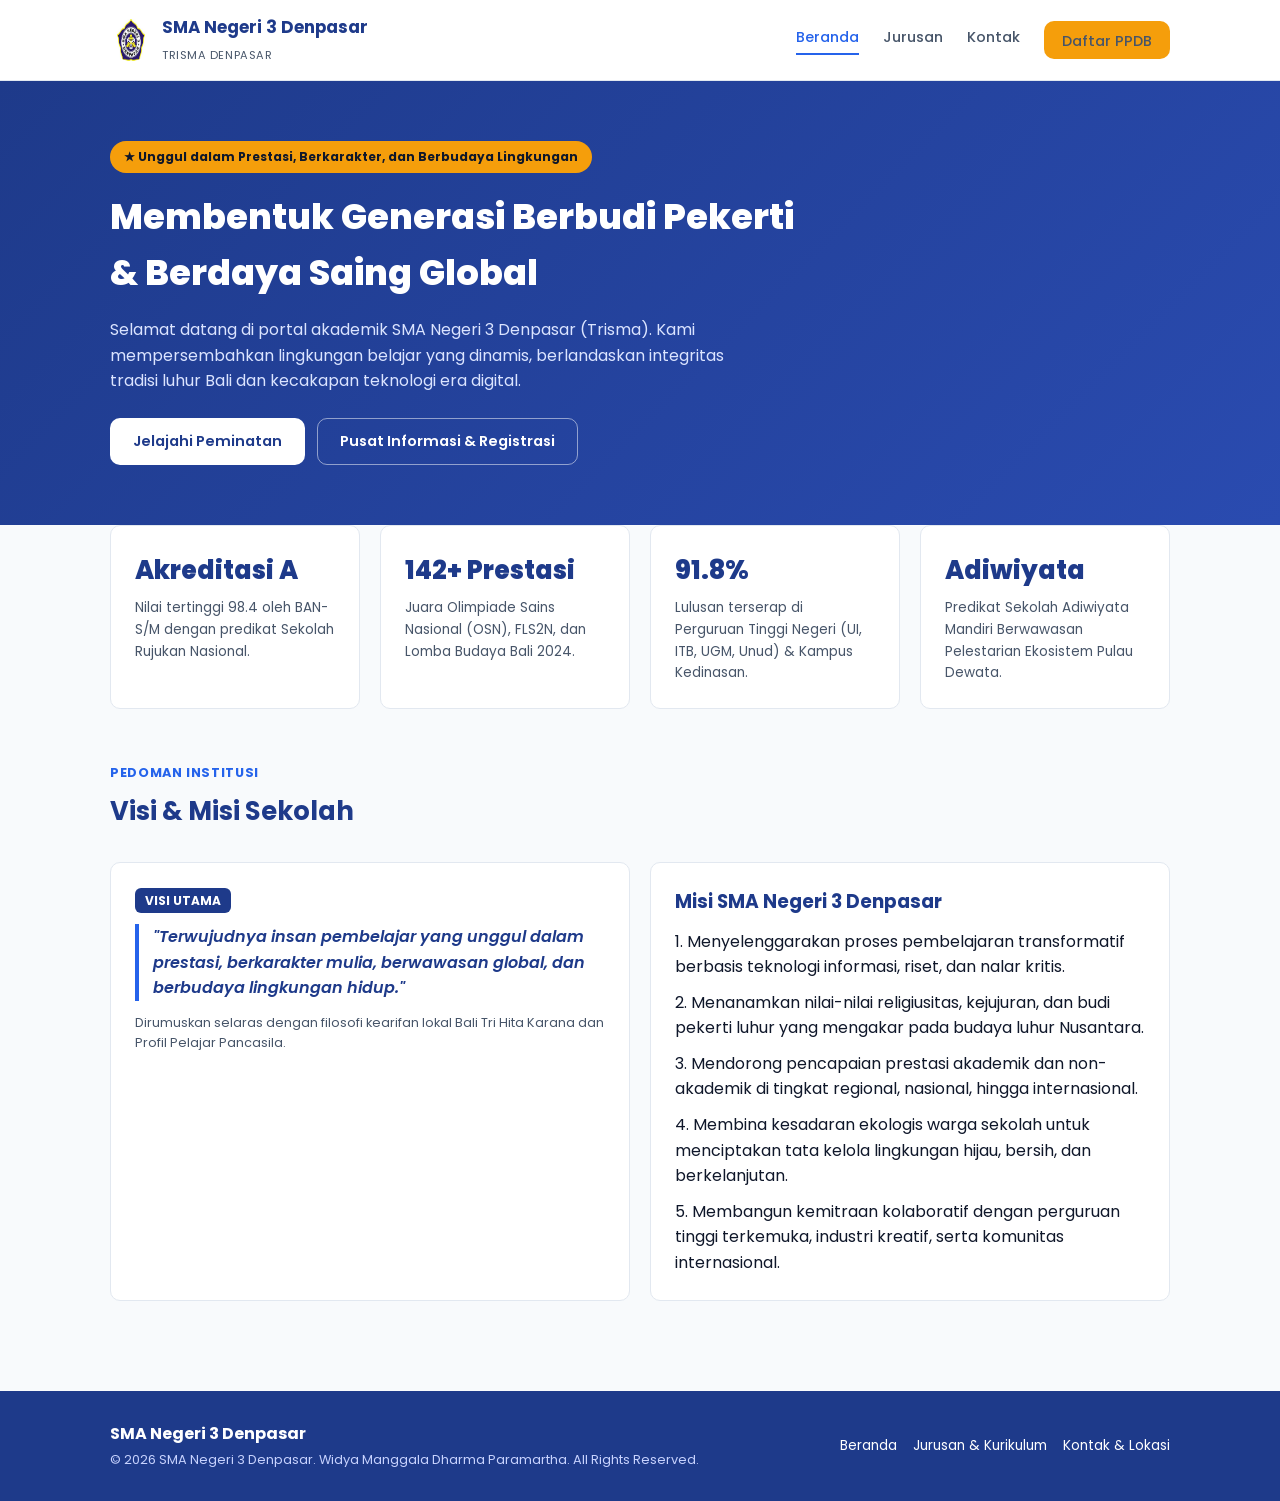
<file: index.html>
<!DOCTYPE html>
<html lang="id">
<head>
  <meta charset="UTF-8">
  <meta name="viewport" content="width=device-width, initial-scale=1.0">
  <title>Beranda - SMA Negeri 3 Denpasar</title>
  <link rel="stylesheet" href="global.css">
</head>
<body>

  <header class="navbar">
    <div class="container">
      <a href="index.html" class="navbar-brand">
        <img src="assets/images/logo.jpg" alt="Logo SMA Negeri 3 Denpasar">
        <div>
          <span class="nama-sekolah">SMA Negeri 3 Denpasar</span><br>
          <span class="slogan-sekolah">TRISMA DENPASAR</span>
        </div>
      </a>
      <nav class="navbar-menu">
        <a href="index.html" class="aktif">Beranda</a>
        <a href="jurusan.html">Jurusan</a>
        <a href="kontak.html">Kontak</a>
        <a href="kontak.html" class="btn-ppdb">Daftar PPDB</a>
      </nav>
    </div>
  </header>

  <section class="hero">
    <div class="container">
      <span class="hero-badge">★ Unggul dalam Prestasi, Berkarakter, dan Berbudaya Lingkungan</span>
      <h1>Membentuk Generasi Berbudi Pekerti &amp; Berdaya Saing Global</h1>
      <p>
        Selamat datang di portal akademik SMA Negeri 3 Denpasar (Trisma). Kami mempersembahkan
        lingkungan belajar yang dinamis, berlandaskan integritas tradisi luhur Bali dan
        kecakapan teknologi era digital.
      </p>
      <div class="hero-tombol">
        <a href="jurusan.html" class="btn btn-primary">Jelajahi Peminatan</a>
        <a href="kontak.html" class="btn btn-outline">Pusat Informasi &amp; Registrasi</a>
      </div>
    </div>
  </section>

  <main>
    <section class="section" style="padding-top:0;">
      <div class="container grid grid-4">
        <div class="card kartu-statistik">
          <span class="angka">Akreditasi A</span>
          <p>Nilai tertinggi 98.4 oleh BAN-S/M dengan predikat Sekolah Rujukan Nasional.</p>
        </div>
        <div class="card kartu-statistik">
          <span class="angka">142+ Prestasi</span>
          <p>Juara Olimpiade Sains Nasional (OSN), FLS2N, dan Lomba Budaya Bali 2024.</p>
        </div>
        <div class="card kartu-statistik">
          <span class="angka">91.8%</span>
          <p>Lulusan terserap di Perguruan Tinggi Negeri (UI, ITB, UGM, Unud) &amp; Kampus Kedinasan.</p>
        </div>
        <div class="card kartu-statistik">
          <span class="angka">Adiwiyata</span>
          <p>Predikat Sekolah Adiwiyata Mandiri Berwawasan Pelestarian Ekosistem Pulau Dewata.</p>
        </div>
      </div>
    </section>

    <section class="section" style="padding-top:0;">
      <div class="container">
        <div class="section-judul">
          <span class="label">PEDOMAN INSTITUSI</span>
          <h2>Visi &amp; Misi Sekolah</h2>
        </div>
        <div class="grid grid-2">
          <div class="card">
            <span class="badge" style="background:var(--biru-tua); color:#fff; padding:4px 10px; border-radius:6px; font-size:0.75rem; font-weight:700;">VISI UTAMA</span>
            <blockquote style="margin-top:12px; font-style:italic; font-weight:600; color:var(--biru-tua); border-left:4px solid var(--biru-terang); padding-left:14px;">
              "Terwujudnya insan pembelajar yang unggul dalam prestasi, berkarakter mulia, berwawasan
              global, dan berbudaya lingkungan hidup."
            </blockquote>
            <p style="margin-top:12px; font-size:0.8rem; color:var(--teks-abu);">
              Dirumuskan selaras dengan filosofi kearifan lokal Bali Tri Hita Karana dan Profil Pelajar
              Pancasila.
            </p>
          </div>
          <div class="card">
            <h3 style="color:var(--biru-tua); margin-bottom:12px;">Misi SMA Negeri 3 Denpasar</h3>
            <ol style="display:flex; flex-direction:column; gap:10px;">
              <li>1. Menyelenggarakan proses pembelajaran transformatif berbasis teknologi informasi, riset, dan nalar kritis.</li>
              <li>2. Menanamkan nilai-nilai religiusitas, kejujuran, dan budi pekerti luhur yang mengakar pada budaya luhur Nusantara.</li>
              <li>3. Mendorong pencapaian prestasi akademik dan non-akademik di tingkat regional, nasional, hingga internasional.</li>
              <li>4. Membina kesadaran ekologis warga sekolah untuk menciptakan tata kelola lingkungan hijau, bersih, dan berkelanjutan.</li>
              <li>5. Membangun kemitraan kolaboratif dengan perguruan tinggi terkemuka, industri kreatif, serta komunitas internasional.</li>
            </ol>
          </div>
        </div>
      </div>
    </section>
  </main>

  <footer>
    <div class="container">
      <div class="footer-copy">
        <p>SMA Negeri 3 Denpasar</p>
        <p>© 2026 SMA Negeri 3 Denpasar. Widya Manggala Dharma Paramartha. All Rights Reserved.</p>
      </div>
      <nav>
        <a href="index.html">Beranda</a>
        <a href="jurusan.html">Jurusan &amp; Kurikulum</a>
        <a href="kontak.html">Kontak &amp; Lokasi</a>
      </nav>
    </div>
  </footer>

</body>
</html>
</file>
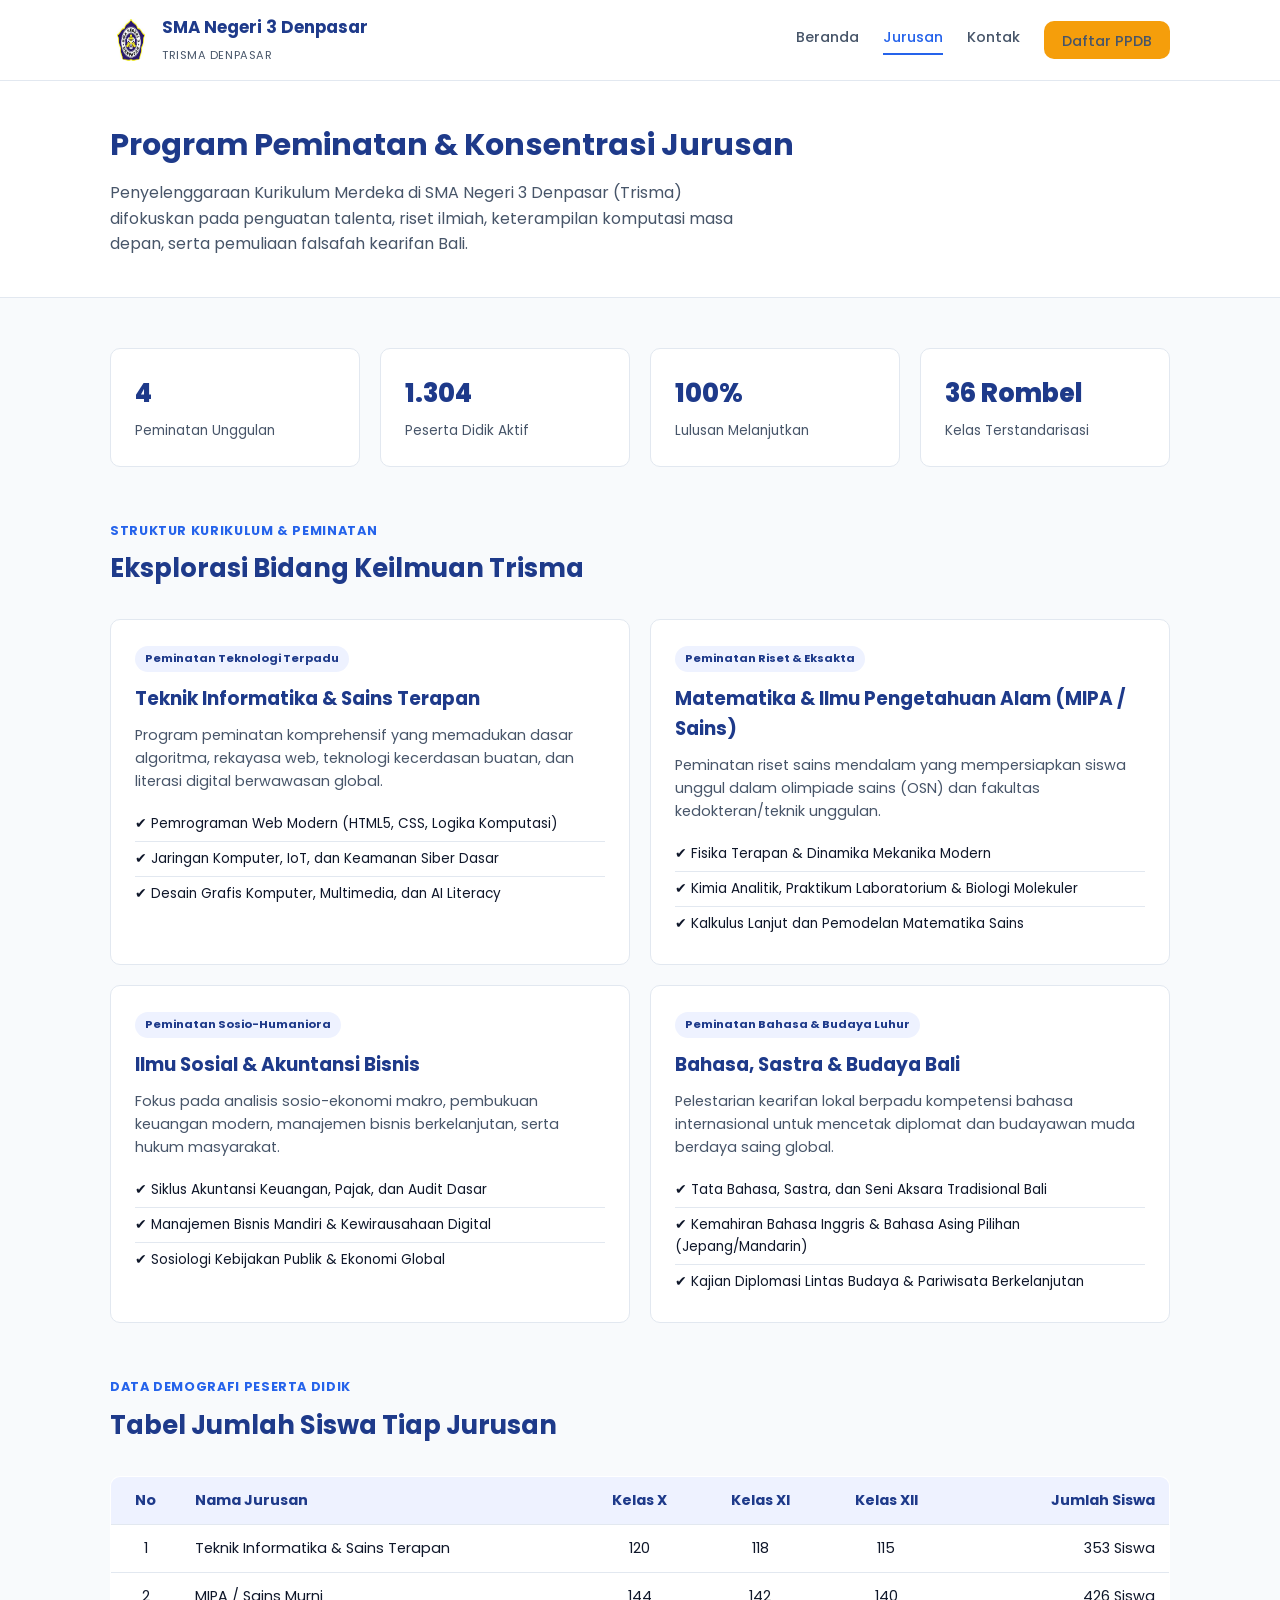
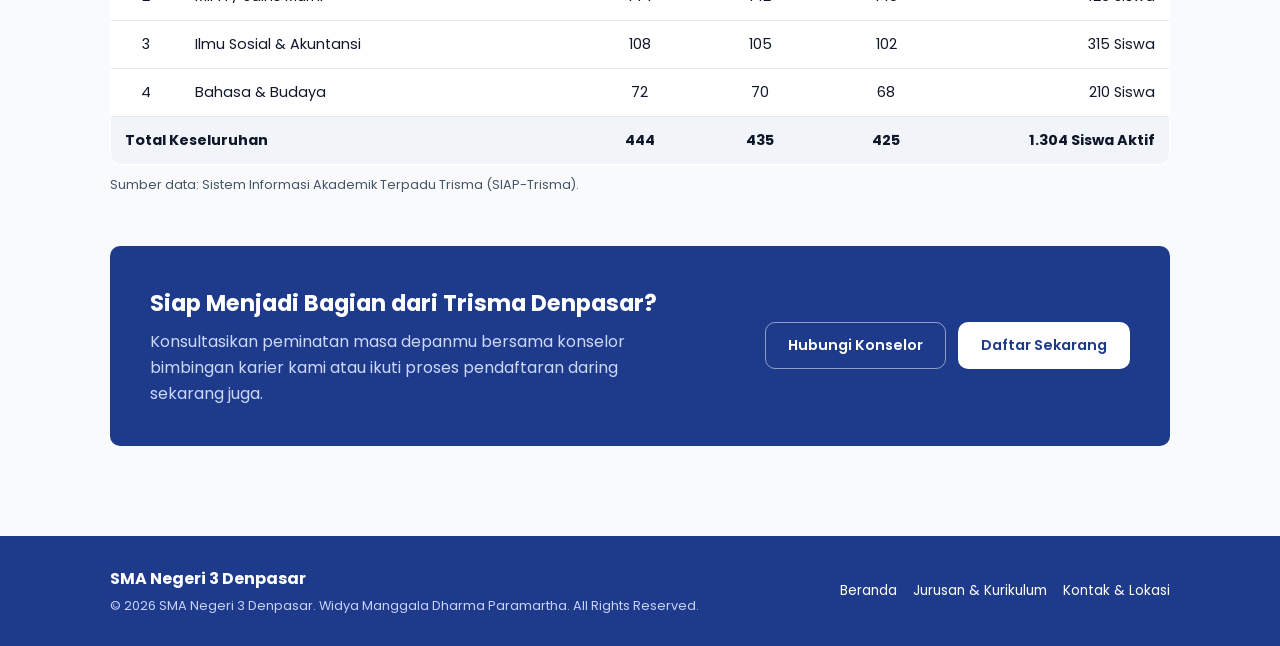
<file: jurusan.html>
<!DOCTYPE html>
<html lang="id">
<head>
  <meta charset="UTF-8">
  <meta name="viewport" content="width=device-width, initial-scale=1.0">
  <title>Jurusan - SMA Negeri 3 Denpasar</title>
  <link rel="stylesheet" href="global.css">
</head>
<body>

  <header class="navbar">
    <div class="container">
      <a href="index.html" class="navbar-brand">
        <img src="assets/images/logo.jpg" alt="Logo SMA Negeri 3 Denpasar">
        <div>
          <span class="nama-sekolah">SMA Negeri 3 Denpasar</span><br>
          <span class="slogan-sekolah">TRISMA DENPASAR</span>
        </div>
      </a>
      <nav class="navbar-menu">
        <a href="index.html">Beranda</a>
        <a href="jurusan.html" class="aktif">Jurusan</a>
        <a href="kontak.html">Kontak</a>
        <a href="kontak.html" class="btn-ppdb">Daftar PPDB</a>
      </nav>
    </div>
  </header>

  <section class="hero-kecil">
    <div class="container">
      <h1>Program Peminatan &amp; Konsentrasi Jurusan</h1>
      <p>
        Penyelenggaraan Kurikulum Merdeka di SMA Negeri 3 Denpasar (Trisma) difokuskan pada
        penguatan talenta, riset ilmiah, keterampilan komputasi masa depan, serta pemuliaan
        falsafah kearifan Bali.
      </p>
    </div>
  </section>

  <main>
    <section class="section">
      <div class="container grid grid-4">
        <div class="card kartu-statistik">
          <span class="angka">4</span>
          <p>Peminatan Unggulan</p>
        </div>
        <div class="card kartu-statistik">
          <span class="angka">1.304</span>
          <p>Peserta Didik Aktif</p>
        </div>
        <div class="card kartu-statistik">
          <span class="angka">100%</span>
          <p>Lulusan Melanjutkan</p>
        </div>
        <div class="card kartu-statistik">
          <span class="angka">36 Rombel</span>
          <p>Kelas Terstandarisasi</p>
        </div>
      </div>
    </section>

    <section class="section" style="padding-top:0;">
      <div class="container">
        <div class="section-judul">
          <span class="label">STRUKTUR KURIKULUM & PEMINATAN</span>
          <h2>Eksplorasi Bidang Keilmuan Trisma</h2>
        </div>

        <div class="grid grid-2">
          <div class="card kartu-jurusan">
            <span class="badge">Peminatan Teknologi Terpadu</span>
            <h3>Teknik Informatika &amp; Sains Terapan</h3>
            <p>
              Program peminatan komprehensif yang memadukan dasar algoritma, rekayasa web,
              teknologi kecerdasan buatan, dan literasi digital berwawasan global.
            </p>
            <ul>
              <li>✔ Pemrograman Web Modern (HTML5, CSS, Logika Komputasi)</li>
              <li>✔ Jaringan Komputer, IoT, dan Keamanan Siber Dasar</li>
              <li>✔ Desain Grafis Komputer, Multimedia, dan AI Literacy</li>
            </ul>
          </div>

          <div class="card kartu-jurusan">
            <span class="badge">Peminatan Riset &amp; Eksakta</span>
            <h3>Matematika &amp; Ilmu Pengetahuan Alam (MIPA / Sains)</h3>
            <p>
              Peminatan riset sains mendalam yang mempersiapkan siswa unggul dalam olimpiade
              sains (OSN) dan fakultas kedokteran/teknik unggulan.
            </p>
            <ul>
              <li>✔ Fisika Terapan &amp; Dinamika Mekanika Modern</li>
              <li>✔ Kimia Analitik, Praktikum Laboratorium &amp; Biologi Molekuler</li>
              <li>✔ Kalkulus Lanjut dan Pemodelan Matematika Sains</li>
            </ul>
          </div>

          <div class="card kartu-jurusan">
            <span class="badge">Peminatan Sosio-Humaniora</span>
            <h3>Ilmu Sosial &amp; Akuntansi Bisnis</h3>
            <p>
              Fokus pada analisis sosio-ekonomi makro, pembukuan keuangan modern, manajemen
              bisnis berkelanjutan, serta hukum masyarakat.
            </p>
            <ul>
              <li>✔ Siklus Akuntansi Keuangan, Pajak, dan Audit Dasar</li>
              <li>✔ Manajemen Bisnis Mandiri &amp; Kewirausahaan Digital</li>
              <li>✔ Sosiologi Kebijakan Publik &amp; Ekonomi Global</li>
            </ul>
          </div>

          <div class="card kartu-jurusan">
            <span class="badge">Peminatan Bahasa &amp; Budaya Luhur</span>
            <h3>Bahasa, Sastra &amp; Budaya Bali</h3>
            <p>
              Pelestarian kearifan lokal berpadu kompetensi bahasa internasional untuk mencetak
              diplomat dan budayawan muda berdaya saing global.
            </p>
            <ul>
              <li>✔ Tata Bahasa, Sastra, dan Seni Aksara Tradisional Bali</li>
              <li>✔ Kemahiran Bahasa Inggris &amp; Bahasa Asing Pilihan (Jepang/Mandarin)</li>
              <li>✔ Kajian Diplomasi Lintas Budaya &amp; Pariwisata Berkelanjutan</li>
            </ul>
          </div>
        </div>
      </div>
    </section>

    <section class="section" style="padding-top:0;">
      <div class="container">
        <div class="section-judul">
          <span class="label">DATA DEMOGRAFI PESERTA DIDIK</span>
          <h2>Tabel Jumlah Siswa Tiap Jurusan</h2>
        </div>

        <table>
          <thead>
            <tr>
              <th class="text-tengah">No</th>
              <th>Nama Jurusan</th>
              <th class="text-tengah">Kelas X</th>
              <th class="text-tengah">Kelas XI</th>
              <th class="text-tengah">Kelas XII</th>
              <th class="text-kanan">Jumlah Siswa</th>
            </tr>
          </thead>
          <tbody>
            <tr>
              <td class="text-tengah">1</td>
              <td>Teknik Informatika &amp; Sains Terapan</td>
              <td class="text-tengah">120</td>
              <td class="text-tengah">118</td>
              <td class="text-tengah">115</td>
              <td class="text-kanan">353 Siswa</td>
            </tr>
            <tr>
              <td class="text-tengah">2</td>
              <td>MIPA / Sains Murni</td>
              <td class="text-tengah">144</td>
              <td class="text-tengah">142</td>
              <td class="text-tengah">140</td>
              <td class="text-kanan">426 Siswa</td>
            </tr>
            <tr>
              <td class="text-tengah">3</td>
              <td>Ilmu Sosial &amp; Akuntansi</td>
              <td class="text-tengah">108</td>
              <td class="text-tengah">105</td>
              <td class="text-tengah">102</td>
              <td class="text-kanan">315 Siswa</td>
            </tr>
            <tr>
              <td class="text-tengah">4</td>
              <td>Bahasa &amp; Budaya</td>
              <td class="text-tengah">72</td>
              <td class="text-tengah">70</td>
              <td class="text-tengah">68</td>
              <td class="text-kanan">210 Siswa</td>
            </tr>
          </tbody>
          <tfoot>
            <tr>
              <td colspan="2">Total Keseluruhan</td>
              <td class="text-tengah">444</td>
              <td class="text-tengah">435</td>
              <td class="text-tengah">425</td>
              <td class="text-kanan">1.304 Siswa Aktif</td>
            </tr>
          </tfoot>
        </table>
        <p style="font-size:0.8rem; color:var(--teks-abu); margin-top:10px;">
          Sumber data: Sistem Informasi Akademik Terpadu Trisma (SIAP-Trisma).
        </p>
      </div>
    </section>

    <section class="section" style="padding-top:0;">
      <div class="container">
        <div class="cta">
          <div>
            <h3>Siap Menjadi Bagian dari Trisma Denpasar?</h3>
            <p>Konsultasikan peminatan masa depanmu bersama konselor bimbingan karier kami atau ikuti proses pendaftaran daring sekarang juga.</p>
          </div>
          <div class="cta-tombol">
            <a href="kontak.html" class="btn btn-outline">Hubungi Konselor</a>
            <a href="kontak.html" class="btn btn-primary">Daftar Sekarang</a>
          </div>
        </div>
      </div>
    </section>
  </main>

  <footer>
    <div class="container">
      <div class="footer-copy">
        <p>SMA Negeri 3 Denpasar</p>
        <p>© 2026 SMA Negeri 3 Denpasar. Widya Manggala Dharma Paramartha. All Rights Reserved.</p>
      </div>
      <nav>
        <a href="index.html">Beranda</a>
        <a href="jurusan.html">Jurusan &amp; Kurikulum</a>
        <a href="kontak.html">Kontak &amp; Lokasi</a>
      </nav>
    </div>
  </footer>

</body>
</html>
</file>
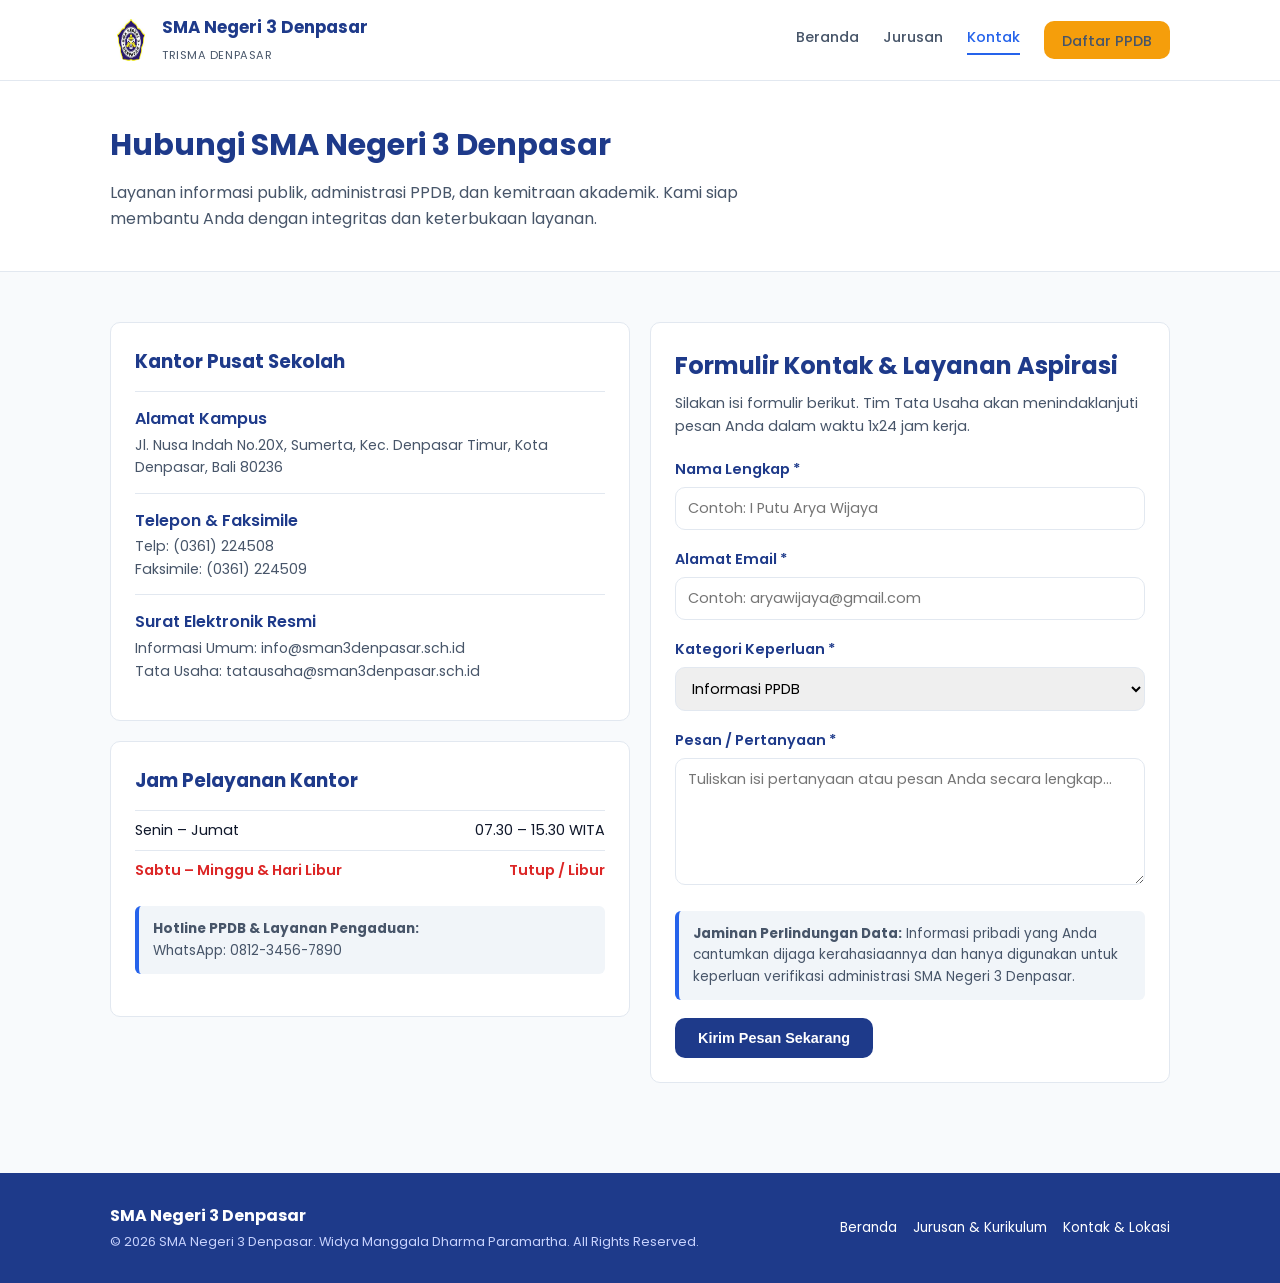
<file: kontak.html>
<!DOCTYPE html>
<html lang="id">
<head>
  <meta charset="UTF-8">
  <meta name="viewport" content="width=device-width, initial-scale=1.0">
  <title>Kontak - SMA Negeri 3 Denpasar</title>
  <link rel="stylesheet" href="global.css">
</head>
<body>

  <header class="navbar">
    <div class="container">
      <a href="index.html" class="navbar-brand">
        <img src="assets/images/logo.jpg" alt="Logo SMA Negeri 3 Denpasar">
        <div>
          <span class="nama-sekolah">SMA Negeri 3 Denpasar</span><br>
          <span class="slogan-sekolah">TRISMA DENPASAR</span>
        </div>
      </a>
      <nav class="navbar-menu">
        <a href="index.html">Beranda</a>
        <a href="jurusan.html">Jurusan</a>
        <a href="kontak.html" class="aktif">Kontak</a>
        <a href="kontak.html" class="btn-ppdb">Daftar PPDB</a>
      </nav>
    </div>
  </header>

  <section class="hero-kecil">
    <div class="container">
      <h1>Hubungi SMA Negeri 3 Denpasar</h1>
      <p>
        Layanan informasi publik, administrasi PPDB, dan kemitraan akademik. Kami siap membantu
        Anda dengan integritas dan keterbukaan layanan.
      </p>
    </div>
  </section>

  <main>
    <section class="section">
      <div class="container grid grid-2">

        <div>
          <div class="card info-kontak" style="margin-bottom:20px;">
            <h3 style="color:var(--biru-tua); margin-bottom:14px;">Kantor Pusat Sekolah</h3>

            <div class="item">
              <div>
                <span class="judul">Alamat Kampus</span>
                <p>Jl. Nusa Indah No.20X, Sumerta, Kec. Denpasar Timur, Kota Denpasar, Bali 80236</p>
              </div>
            </div>

            <div class="item">
              <div>
                <span class="judul">Telepon &amp; Faksimile</span>
                <p>Telp: <a href="tel:0361224508">(0361) 224508</a></p>
                <p>Faksimile: (0361) 224509</p>
              </div>
            </div>

            <div class="item">
              <div>
                <span class="judul">Surat Elektronik Resmi</span>
                <p>Informasi Umum: <a href="mailto:info@sman3denpasar.sch.id">info@sman3denpasar.sch.id</a></p>
                <p>Tata Usaha: <a href="mailto:tatausaha@sman3denpasar.sch.id">tatausaha@sman3denpasar.sch.id</a></p>
              </div>
            </div>
          </div>

          <div class="card">
            <h3 style="color:var(--biru-tua); margin-bottom:14px;">Jam Pelayanan Kantor</h3>
            <div class="jam-buka">
              <span>Senin – Jumat</span>
              <span>07.30 – 15.30 WITA</span>
            </div>
            <div class="jam-buka tutup">
              <span>Sabtu – Minggu &amp; Hari Libur</span>
              <span>Tutup / Libur</span>
            </div>

            <div class="kotak-info" style="margin-top:16px;">
              <strong>Hotline PPDB &amp; Layanan Pengaduan:</strong><br>
              WhatsApp: 0812-3456-7890
            </div>
          </div>
        </div>

        <div class="card">
          <h2 style="color:var(--biru-tua); margin-bottom:6px;">Formulir Kontak &amp; Layanan Aspirasi</h2>
          <p style="color:var(--teks-abu); font-size:0.9rem; margin-bottom:20px;">
            Silakan isi formulir berikut. Tim Tata Usaha akan menindaklanjuti pesan Anda dalam
            waktu 1x24 jam kerja.
          </p>

          <form action="#" method="POST">
            <div class="form-group">
              <label for="nama">Nama Lengkap *</label>
              <input type="text" id="nama" name="nama" placeholder="Contoh: I Putu Arya Wijaya" required>
            </div>

            <div class="form-group">
              <label for="email">Alamat Email *</label>
              <input type="email" id="email" name="email" placeholder="Contoh: aryawijaya@gmail.com" required>
            </div>

            <div class="form-group">
              <label for="kategori">Kategori Keperluan *</label>
              <select id="kategori" name="kategori">
                <option value="ppdb">Informasi PPDB</option>
                <option value="administrasi">Legalisir Ijazah &amp; Administrasi</option>
                <option value="kemitraan">Kerjasama &amp; Kemitraan</option>
                <option value="umum">Pertanyaan Umum</option>
              </select>
            </div>

            <div class="form-group">
              <label for="pesan">Pesan / Pertanyaan *</label>
              <textarea id="pesan" name="pesan" rows="5" placeholder="Tuliskan isi pertanyaan atau pesan Anda secara lengkap..." required></textarea>
            </div>

            <div class="kotak-info">
              <strong>Jaminan Perlindungan Data:</strong> Informasi pribadi yang Anda cantumkan
              dijaga kerahasiaannya dan hanya digunakan untuk keperluan verifikasi administrasi
              SMA Negeri 3 Denpasar.
            </div>

            <button type="submit" class="btn btn-primary" style="background:var(--biru-tua); color:#fff;">
              Kirim Pesan Sekarang
            </button>
          </form>
        </div>

      </div>
    </section>
  </main>

  <footer>
    <div class="container">
      <div class="footer-copy">
        <p>SMA Negeri 3 Denpasar</p>
        <p>© 2026 SMA Negeri 3 Denpasar. Widya Manggala Dharma Paramartha. All Rights Reserved.</p>
      </div>
      <nav>
        <a href="index.html">Beranda</a>
        <a href="jurusan.html">Jurusan &amp; Kurikulum</a>
        <a href="kontak.html">Kontak &amp; Lokasi</a>
      </nav>
    </div>
  </footer>

</body>
</html>
</file>
<file: global.css>
/* =========================================================
   GLOBAL.CSS
   File CSS utama untuk semua halaman website SMA Negeri 3 Denpasar.
   Semua halaman HTML tinggal memanggil file ini, jadi tidak perlu
   menulis style yang sama berulang-ulang di tiap halaman.
========================================================= */

/* --- Font dari Google Fonts --- */
@import url('https://fonts.googleapis.com/css2?family=Poppins:wght@400;500;600;700;800&display=swap');

/* --- Variabel warna & ukuran (biar gampang diganti-ganti) --- */
:root {
  --biru-tua: #1e3a8a;      /* warna utama */
  --biru-terang: #2563eb;   /* warna aksen / tombol */
  --emas: #f59e0b;          /* warna aksen kedua (khas Bali) */
  --teks-gelap: #0f172a;
  --teks-abu: #475569;
  --bg-abu: #f8fafc;
  --putih: #ffffff;
  --garis: #e2e8f0;
  --radius: 10px;
}

/* --- Reset dasar --- */
* {
  margin: 0;
  padding: 0;
  box-sizing: border-box;
}

body {
  font-family: 'Poppins', sans-serif;
  color: var(--teks-gelap);
  background-color: var(--bg-abu);
  line-height: 1.6;
}

a {
  text-decoration: none;
  color: inherit;
}

ul, ol {
  list-style: none;
}

img {
  max-width: 100%;
  display: block;
}

.container {
  max-width: 1100px;
  margin: 0 auto;
  padding: 0 20px;
}

/* =========================================================
   NAVBAR
========================================================= */
.navbar {
  background: var(--putih);
  border-bottom: 1px solid var(--garis);
  position: sticky;
  top: 0;
  z-index: 100;
}

.navbar .container {
  display: flex;
  align-items: center;
  justify-content: space-between;
  padding-top: 14px;
  padding-bottom: 14px;
  flex-wrap: wrap;
  gap: 12px;
}

.navbar-brand {
  display: flex;
  align-items: center;
  gap: 10px;
}

.navbar-brand img {
  width: 42px;
  height: 42px;
  border-radius: 50%;
}

.navbar-brand .nama-sekolah {
  font-weight: 700;
  color: var(--biru-tua);
  font-size: 1.05rem;
}

.navbar-brand .slogan-sekolah {
  font-size: 0.7rem;
  color: var(--teks-abu);
  letter-spacing: 0.05em;
}

.navbar-menu {
  display: flex;
  align-items: center;
  gap: 24px;
}

.navbar-menu a {
  font-weight: 500;
  font-size: 0.9rem;
  color: var(--teks-abu);
  padding-bottom: 4px;
  border-bottom: 2px solid transparent;
}

.navbar-menu a:hover {
  color: var(--biru-tua);
}

.navbar-menu a.aktif {
  color: var(--biru-terang);
  border-bottom-color: var(--biru-terang);
}

.btn-ppdb {
  background: var(--emas);
  color: var(--teks-gelap);
  font-weight: 700;
  font-size: 0.85rem;
  padding: 9px 18px;
  border-radius: var(--radius);
}

/* =========================================================
   TOMBOL (BUTTON)
========================================================= */
.btn {
  display: inline-block;
  padding: 11px 22px;
  border-radius: var(--radius);
  font-weight: 600;
  font-size: 0.9rem;
  border: 1px solid transparent;
  cursor: pointer;
}

.btn-primary {
  background: var(--putih);
  color: var(--biru-tua);
}

.btn-outline {
  background: transparent;
  border-color: rgba(255, 255, 255, 0.5);
  color: var(--putih);
}

.btn-block {
  width: 100%;
}

/* =========================================================
   HERO (Banner atas halaman)
========================================================= */
.hero {
  background: linear-gradient(135deg, var(--biru-tua), #2a4bb0);
  color: var(--putih);
  padding: 60px 0;
}

.hero-badge {
  display: inline-block;
  background: var(--emas);
  color: var(--teks-gelap);
  font-size: 0.75rem;
  font-weight: 700;
  padding: 6px 14px;
  border-radius: 20px;
  margin-bottom: 16px;
}

.hero h1 {
  font-size: 2.2rem;
  font-weight: 800;
  margin-bottom: 16px;
  max-width: 700px;
}

.hero p {
  max-width: 650px;
  margin-bottom: 24px;
  color: #dbe4ff;
}

.hero-tombol {
  display: flex;
  gap: 12px;
  flex-wrap: wrap;
}

/* Hero versi lebih kecil, dipakai di halaman jurusan & kontak */
.hero-kecil {
  background: var(--putih);
  border-bottom: 1px solid var(--garis);
  padding: 40px 0;
}

.hero-kecil h1 {
  color: var(--biru-tua);
  font-size: 1.9rem;
  margin-bottom: 10px;
}

.hero-kecil p {
  color: var(--teks-abu);
  max-width: 650px;
}

/* =========================================================
   SECTION & JUDUL
========================================================= */
.section {
  padding: 50px 0;
}

.section-judul {
  text-align: left;
  margin-bottom: 30px;
}

.section-judul span.label {
  color: var(--biru-terang);
  font-weight: 700;
  font-size: 0.8rem;
  letter-spacing: 0.05em;
}

.section-judul h2 {
  color: var(--biru-tua);
  font-size: 1.6rem;
  margin-top: 6px;
}

/* =========================================================
   CARD (Kartu)
========================================================= */
.card {
  background: var(--putih);
  border: 1px solid var(--garis);
  border-radius: var(--radius);
  padding: 24px;
}

.grid {
  display: grid;
  gap: 20px;
}

.grid-2 { grid-template-columns: repeat(2, 1fr); }
.grid-3 { grid-template-columns: repeat(3, 1fr); }
.grid-4 { grid-template-columns: repeat(4, 1fr); }

@media (max-width: 800px) {
  .grid-2, .grid-3, .grid-4 {
    grid-template-columns: 1fr;
  }
}

/* Kartu statistik singkat (dipakai di beranda) */
.kartu-statistik .angka {
  font-size: 1.6rem;
  font-weight: 800;
  color: var(--biru-tua);
  display: block;
  margin-bottom: 6px;
}

.kartu-statistik p {
  font-size: 0.85rem;
  color: var(--teks-abu);
}

/* Kartu program jurusan */
.kartu-jurusan .badge {
  display: inline-block;
  background: #eef2ff;
  color: var(--biru-tua);
  font-size: 0.7rem;
  font-weight: 700;
  padding: 4px 10px;
  border-radius: 20px;
  margin-bottom: 12px;
}

.kartu-jurusan h3 {
  color: var(--biru-tua);
  margin-bottom: 10px;
}

.kartu-jurusan p {
  color: var(--teks-abu);
  font-size: 0.9rem;
  margin-bottom: 14px;
}

.kartu-jurusan ul li {
  font-size: 0.85rem;
  padding: 6px 0;
  border-top: 1px solid var(--garis);
}

.kartu-jurusan ul li:first-child {
  border-top: none;
}

/* =========================================================
   TABEL
========================================================= */
table {
  width: 100%;
  border-collapse: collapse;
  background: var(--putih);
  border: 1px solid var(--garis);
  border-radius: var(--radius);
  overflow: hidden;
}

th, td {
  padding: 12px 14px;
  text-align: left;
  border-bottom: 1px solid var(--garis);
  font-size: 0.9rem;
}

th {
  background: #eef2ff;
  color: var(--biru-tua);
}

tfoot td {
  font-weight: 700;
  background: #f1f5f9;
  border-bottom: none;
}

.text-tengah { text-align: center; }
.text-kanan  { text-align: right; }

/* =========================================================
   FORM (Kontak)
========================================================= */
.form-group {
  margin-bottom: 18px;
}

.form-group label {
  display: block;
  font-weight: 600;
  font-size: 0.9rem;
  margin-bottom: 6px;
  color: var(--biru-tua);
}

.form-group input,
.form-group select,
.form-group textarea {
  width: 100%;
  padding: 10px 12px;
  border: 1px solid var(--garis);
  border-radius: var(--radius);
  font-family: inherit;
  font-size: 0.9rem;
}

.form-group input:focus,
.form-group select:focus,
.form-group textarea:focus {
  outline: none;
  border-color: var(--biru-terang);
}

.kotak-info {
  background: #f1f5f9;
  border-left: 4px solid var(--biru-terang);
  padding: 12px 14px;
  font-size: 0.85rem;
  color: var(--teks-abu);
  border-radius: 6px;
  margin-bottom: 18px;
}

/* =========================================================
   INFO KONTAK (Halaman Kontak)
========================================================= */
.info-kontak .item {
  display: flex;
  gap: 12px;
  padding: 14px 0;
  border-top: 1px solid var(--garis);
}

.info-kontak .item:first-child {
  border-top: none;
}

.info-kontak .item .judul {
  font-weight: 600;
  color: var(--biru-tua);
  display: block;
  margin-bottom: 2px;
}

.info-kontak .item p, .info-kontak .item a {
  font-size: 0.88rem;
  color: var(--teks-abu);
}

.jam-buka {
  display: flex;
  justify-content: space-between;
  font-size: 0.9rem;
  padding: 8px 0;
  border-top: 1px solid var(--garis);
}

.jam-buka:first-child { border-top: none; }
.jam-buka.tutup span { color: #dc2626; font-weight: 600; }

/* =========================================================
   CTA (Ajakan Daftar)
========================================================= */
.cta {
  background: var(--biru-tua);
  color: var(--putih);
  border-radius: var(--radius);
  padding: 40px;
  display: flex;
  flex-wrap: wrap;
  align-items: center;
  justify-content: space-between;
  gap: 20px;
}

.cta h3 {
  font-size: 1.4rem;
  margin-bottom: 8px;
}

.cta p {
  color: #cdd8ff;
  max-width: 500px;
}

.cta-tombol {
  display: flex;
  gap: 12px;
  flex-wrap: wrap;
}

/* =========================================================
   FOOTER
========================================================= */
footer {
  background: var(--biru-tua);
  color: var(--putih);
  padding: 30px 0;
  margin-top: 40px;
}

footer .container {
  display: flex;
  flex-wrap: wrap;
  align-items: center;
  justify-content: space-between;
  gap: 16px;
}

footer .footer-copy p:first-child {
  font-weight: 700;
  margin-bottom: 4px;
}

footer .footer-copy p:last-child {
  font-size: 0.8rem;
  color: #c7d2fe;
}

footer nav {
  display: flex;
  flex-wrap: wrap;
  gap: 16px;
  font-size: 0.85rem;
}

footer nav a:hover {
  text-decoration: underline;
}
</file>
